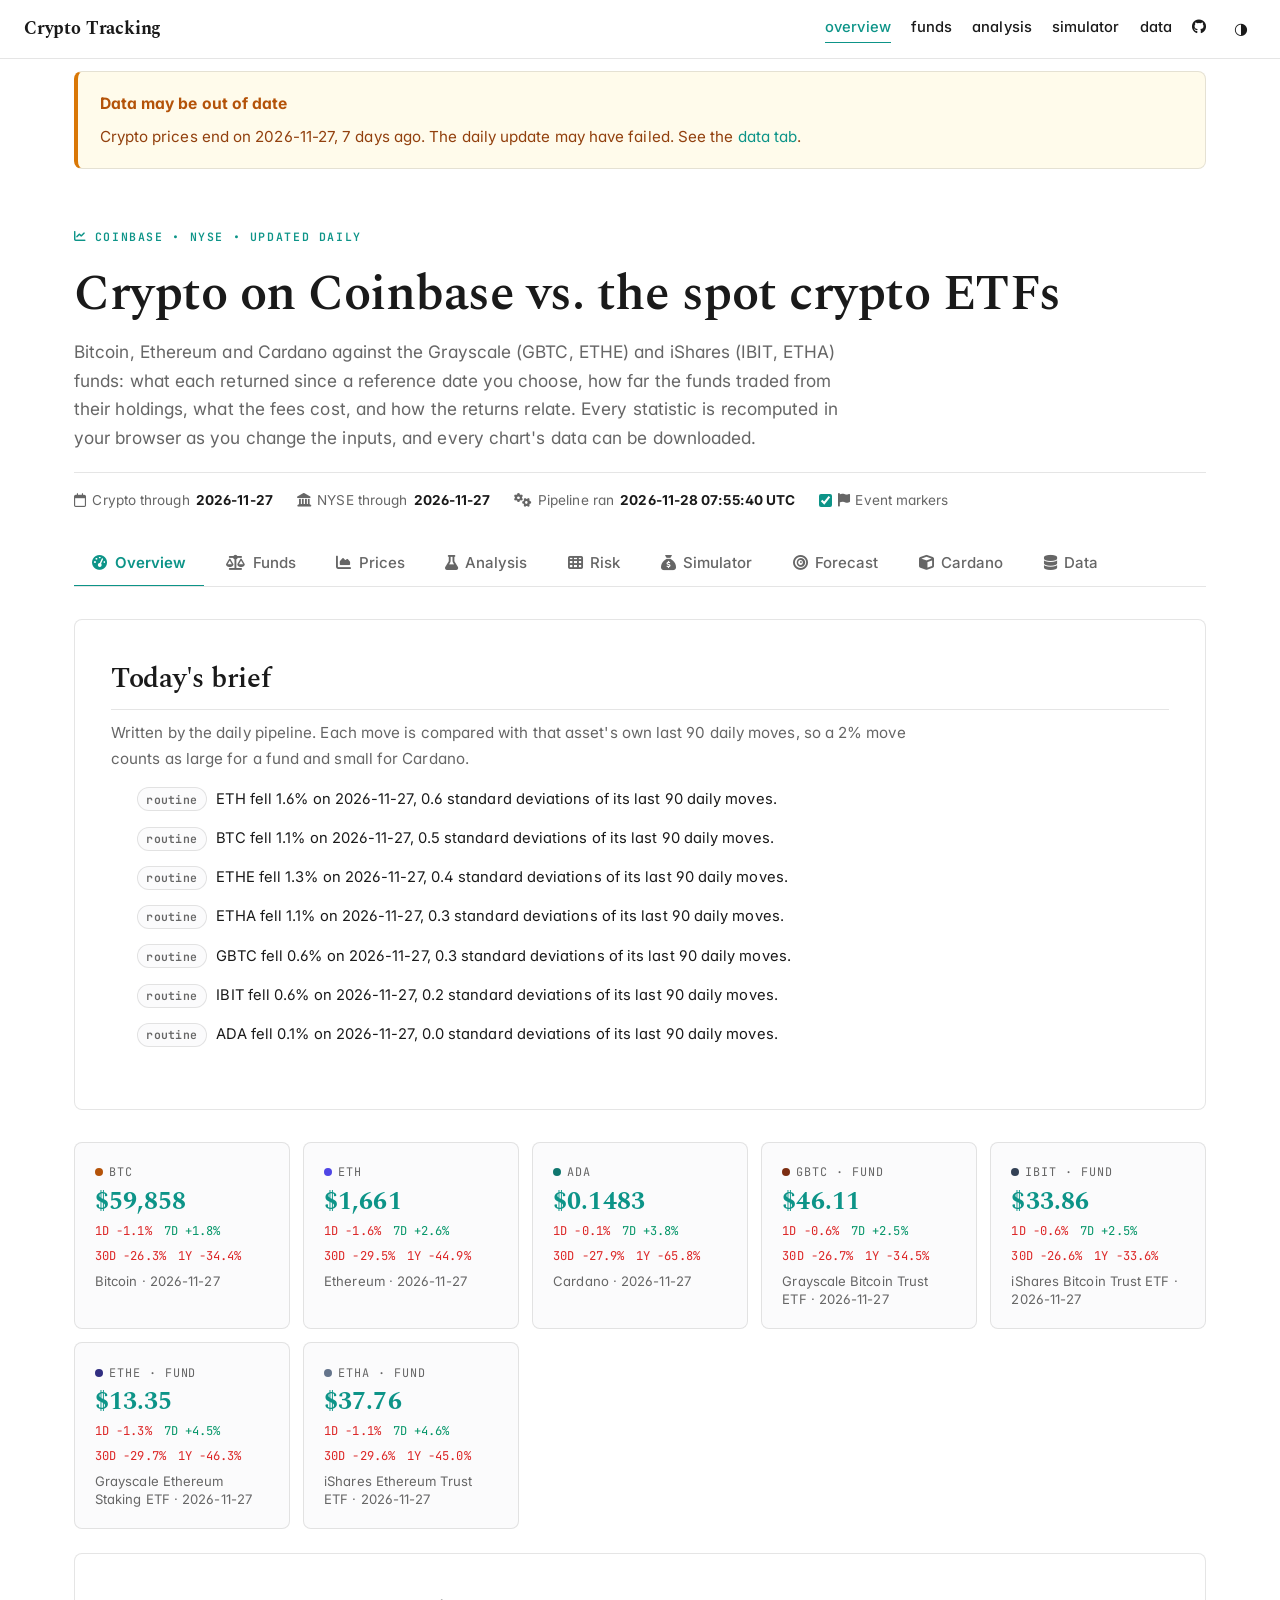
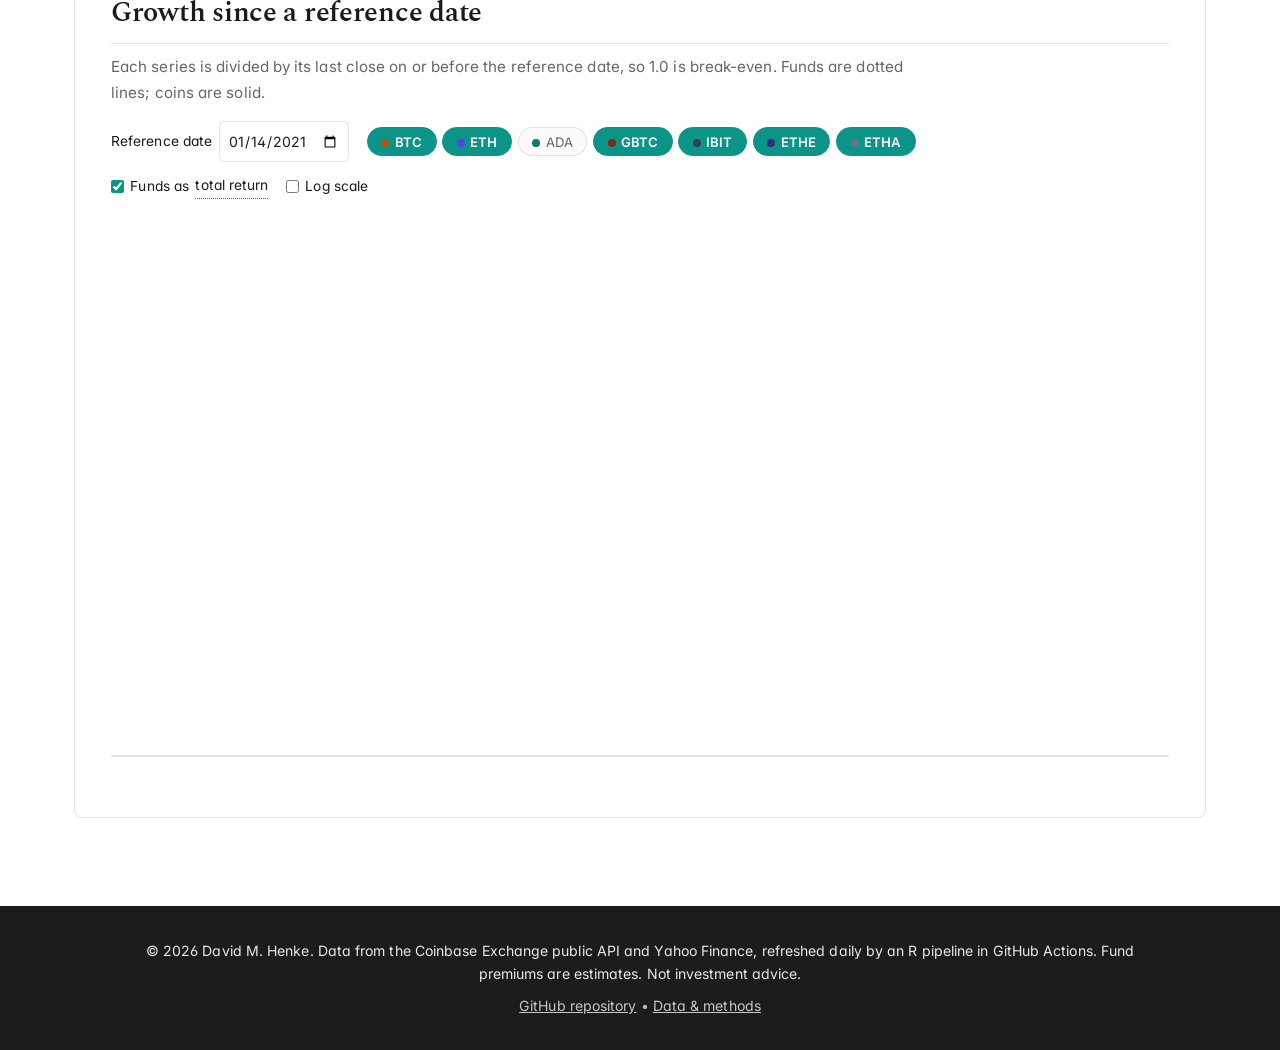
<file: docs/index.html>
<!DOCTYPE html>
<html lang="en">
  <head>
    <meta charset="utf-8" />
    <meta name="viewport" content="width=device-width, initial-scale=1" />
    <title>Crypto Tracking: Bitcoin, Ethereum and Cardano vs. the spot crypto ETFs</title>
    <meta name="description" content="Daily-updated, interactive analysis of BTC, ETH and ADA on Coinbase against the Grayscale and iShares spot ETFs: premiums, fee drag, return statistics, a what-if simulator, honest forecasts and a Cardano epoch tracker." />
    <link rel="icon" href="data:image/svg+xml,%3Csvg xmlns=%22http://www.w3.org/2000/svg%22 viewBox=%220 0 16 16%22%3E%3Ccircle cx=%228%22 cy=%228%22 r=%227%22 fill=%22%230d9488%22/%3E%3C/svg%3E" />
    <link rel="preconnect" href="https://fonts.googleapis.com" />
    <link rel="preconnect" href="https://fonts.gstatic.com" crossorigin />
    <link rel="stylesheet" href="https://fonts.googleapis.com/css?family=Inter:300,400,500,600,700|Spectral:400,500,600,700|JetBrains+Mono:400,500&display=swap" />
    <link rel="stylesheet" href="https://cdnjs.cloudflare.com/ajax/libs/font-awesome/6.5.1/css/all.min.css" crossorigin="anonymous" />
    <script>
      (function () {
        var setting = "system";
        try { setting = localStorage.getItem("theme-setting") || "system"; } catch (e) {}
        var resolved = setting === "system" ? (window.matchMedia("(prefers-color-scheme: dark)").matches ? "dark" : "light") : setting;
        document.documentElement.setAttribute("data-theme", resolved);
        document.documentElement.setAttribute("data-theme-setting", setting);
      })();
    </script>
    <link rel="stylesheet" href="assets/css/site.css" />
    <!-- cartesian partial bundle: about a third of the full Plotly download -->
    <script src="https://cdn.plot.ly/plotly-cartesian-2.35.2.min.js" charset="utf-8" defer></script>
  </head>
  <body>
    <a class="skip-link" href="#main">Skip to content</a>
    <nav class="navbar" role="navigation" aria-label="Main navigation">
      <a class="navbar__brand" href="#overview">Crypto Tracking</a>
      <div class="navbar__links">
        <a href="#overview" data-tab="overview">overview</a>
        <a href="#trusts" data-tab="trusts">funds</a>
        <a href="#analysis" data-tab="analysis">analysis</a>
        <a href="#simulator" data-tab="simulator">simulator</a>
        <a href="#data" data-tab="data">data</a>
        <a href="https://github.com/dmhenke/Crypto_Tracking_Fun" aria-label="GitHub repository"><i class="fa-brands fa-github" aria-hidden="true"></i></a>
        <button class="theme-toggle" id="theme-toggle" type="button" aria-label="Toggle light, dark, or system color theme" title="Toggle theme">
          <span id="theme-icon" aria-hidden="true">&#9788;</span>
        </button>
      </div>
    </nav>

    <div class="banner" id="banner" hidden></div>

    <header class="page-header wide">
      <span class="page-header__eyebrow"><i class="fa-solid fa-chart-line" aria-hidden="true"></i> Coinbase &bull; NYSE &bull; updated daily</span>
      <h1>Crypto on Coinbase vs. the spot crypto ETFs</h1>
      <p class="subtitle">
        Bitcoin, Ethereum and Cardano against the Grayscale (GBTC, ETHE) and iShares (IBIT, ETHA) funds:
        what each returned since a reference date you choose, how far the funds traded from their holdings, what the fees cost,
        and how the returns relate. Every statistic is recomputed in your browser as you change the inputs, and every
        chart's data can be downloaded.
      </p>
      <div class="header-meta">
        <span><i class="fa-regular fa-calendar" aria-hidden="true"></i> Crypto through <strong id="meta-crypto">–</strong></span>
        <span><i class="fa-solid fa-landmark" aria-hidden="true"></i> NYSE through <strong id="meta-nyse">–</strong></span>
        <span><i class="fa-solid fa-gears" aria-hidden="true"></i> Pipeline ran <strong id="meta-run">–</strong></span>
        <label class="toggle-inline"><input type="checkbox" id="evToggle" checked /> <i class="fa-solid fa-flag" aria-hidden="true"></i> Event markers</label>
      </div>
    </header>

    <main class="container wide" id="main">
      <div class="tabs" role="tablist" aria-label="Dashboard sections">
        <button class="tab-button" role="tab" data-tab="overview" id="t-overview" aria-controls="tab-overview"><i class="fa-solid fa-gauge-high" aria-hidden="true"></i> Overview</button>
        <button class="tab-button" role="tab" data-tab="trusts" id="t-trusts" aria-controls="tab-trusts"><i class="fa-solid fa-scale-balanced" aria-hidden="true"></i> Funds</button>
        <button class="tab-button" role="tab" data-tab="prices" id="t-prices" aria-controls="tab-prices"><i class="fa-solid fa-chart-area" aria-hidden="true"></i> Prices</button>
        <button class="tab-button" role="tab" data-tab="analysis" id="t-analysis" aria-controls="tab-analysis"><i class="fa-solid fa-flask" aria-hidden="true"></i> Analysis</button>
        <button class="tab-button" role="tab" data-tab="risk" id="t-risk" aria-controls="tab-risk"><i class="fa-solid fa-table-cells" aria-hidden="true"></i> Risk</button>
        <button class="tab-button" role="tab" data-tab="simulator" id="t-simulator" aria-controls="tab-simulator"><i class="fa-solid fa-sack-dollar" aria-hidden="true"></i> Simulator</button>
        <button class="tab-button" role="tab" data-tab="forecast" id="t-forecast" aria-controls="tab-forecast"><i class="fa-solid fa-bullseye" aria-hidden="true"></i> Forecast</button>
        <button class="tab-button" role="tab" data-tab="cardano" id="t-cardano" aria-controls="tab-cardano"><i class="fa-solid fa-cube" aria-hidden="true"></i> Cardano</button>
        <button class="tab-button" role="tab" data-tab="data" id="t-data" aria-controls="tab-data"><i class="fa-solid fa-database" aria-hidden="true"></i> Data</button>
      </div>

      <!-- ================================ OVERVIEW ================================ -->
      <section class="tab-content" id="tab-overview" role="tabpanel" aria-labelledby="t-overview">
        <div class="content">
          <h2>Today's brief</h2>
          <p class="lead">Written by the daily pipeline. Each move is compared with that asset's own last 90 daily moves, so a 2% move counts as large for a fund and small for Cardano.</p>
          <ul class="brief" id="brief"></ul>
        </div>
        <div class="kpi-grid" id="kpis"></div>
        <div class="content">
          <h2>Growth since a reference date</h2>
          <p class="lead">Each series is divided by its last close on or before the reference date, so 1.0 is break-even. Funds are dotted lines; coins are solid.</p>
          <div class="toolbar">
            <label>Reference date <input type="date" id="refDate" /></label>
            <div class="chip-row" id="foldAssets"></div>
          </div>
          <div class="toolbar">
            <label><input type="checkbox" id="totalRet" checked /> Funds as <span class="tip" tabindex="0" data-tip="Price plus any cash distributions reinvested. ETHE pays out staking rewards monthly; the other funds pay nothing, so for them it equals the price.">total return</span></label>
            <label><input type="checkbox" id="foldLog" /> Log scale</label>
          </div>
          <div id="foldChart" class="chart chart--lg"></div><p class="sr-only" id="foldChart-sr"></p>
          <div class="table-wrap"><table class="data-table" id="foldTbl"></table></div>
        </div>
      </section>

      <!-- ================================ FUNDS ================================ -->
      <section class="tab-content" id="tab-trusts" role="tabpanel" aria-labelledby="t-trusts">
        <div class="content">
          <h2>Premium or discount to holdings</h2>
          <p class="lead">How far each Grayscale fund traded from the value of the crypto it held, at the NYSE close. Positive means investors paid more than the holdings were worth.</p>
          <div class="result-cards" id="premCards"></div>
          <div id="premChart" class="chart chart--lg"></div><p class="sr-only" id="premChart-sr"></p>
          <div id="premMethod"></div>
        </div>
        <div class="content">
          <h2>What the fee costs: Grayscale vs. iShares</h2>
          <p class="lead">Both funds hold the same coin, so the gap between them is mostly the fee difference. The drag is measured from the data, starting a month after the later fund launched (once the Grayscale fund's leftover discount had closed), and compared with what the fee schedules imply.</p>
          <div class="filter-bar" id="dragChips"></div>
          <div class="result-cards" id="dragCards"></div>
          <div id="dragChart" class="chart"></div><p class="sr-only" id="dragChart-sr"></p>
          <div id="dragNote"></div>
        </div>
        <div class="content">
          <h2>Coin minus fund</h2>
          <p class="lead">The coin's fold change minus each fund's, from the overview reference date (<span class="mono" id="spreadRef"></span>). Above zero, the coin on Coinbase outperformed the fund.</p>
          <div id="spreadChart" class="chart"></div><p class="sr-only" id="spreadChart-sr"></p>
        </div>
        <div class="content">
          <h2>Ratio explorer</h2>
          <div class="filter-bar" id="ratioChips"></div>
          <div class="toolbar"><label><input type="checkbox" id="ratioLog" /> Log scale</label></div>
          <div id="ratioChart" class="chart"></div><p class="sr-only" id="ratioChart-sr"></p>
          <p class="lead" id="ratioNote" style="margin-top:0.75rem"></p>
        </div>
      </section>

      <!-- ================================ PRICES ================================ -->
      <section class="tab-content" id="tab-prices" role="tabpanel" aria-labelledby="t-prices">
        <div class="content">
          <h2>Price, volume and drawdown</h2>
          <div class="filter-bar" id="priceChips"></div>
          <div class="toolbar"><label><input type="checkbox" id="priceLog" checked /> Log scale</label></div>
          <div id="priceChart" class="chart" style="height:580px"></div><p class="sr-only" id="priceChart-sr"></p>
          <div class="stat-grid" id="priceStats"></div>
        </div>
      </section>

      <!-- ================================ ANALYSIS ================================ -->
      <section class="tab-content" id="tab-analysis" role="tabpanel" aria-labelledby="t-analysis">
        <div class="content">
          <h2>Return relationship explorer</h2>
          <p class="lead">Pick two assets, a window, a return frequency, a confidence level and how the intervals are computed. Log returns are taken on dates both assets have a price.</p>
          <div class="analysis-grid">
            <div class="calc-controls">
              <div class="calc-group">
                <label for="selY">Asset (y) <span class="val" id="lblY"></span></label>
                <div class="row"><select id="selY" class="field"></select><button type="button" class="filter-btn" id="swap" title="Swap y and x" aria-label="Swap y and x"><i class="fa-solid fa-right-left" aria-hidden="true"></i></button></div>
              </div>
              <div class="calc-group"><label for="selX">Benchmark (x)</label><select id="selX" class="field"></select></div>
              <div class="calc-group">
                <label>Window</label>
                <div class="chip-row" id="winChips"></div>
                <div class="row"><input type="date" id="winFrom" aria-label="Window start" /><input type="date" id="winTo" aria-label="Window end" /></div>
              </div>
              <div class="calc-group"><label>Return frequency</label><div class="chip-row" id="freqChips"></div></div>
              <div class="calc-group"><label>Confidence level</label><div class="chip-row" id="lvlChips"></div></div>
              <div class="calc-group">
                <label>Intervals</label><div class="chip-row" id="ciChips"></div>
                <span class="hint" id="ciHint"></span>
              </div>
              <div class="calc-group">
                <label for="roll">Rolling window <span class="val" id="rollVal"></span></label>
                <input type="range" id="roll" min="10" max="250" step="5" value="60" />
              </div>
              <div class="calc-group">
                <label class="toggle-inline" style="font-weight:500;justify-content:flex-start"><input type="checkbox" id="anNY" checked /> Coins at 16:00 ET when paired with a fund</label>
                <label class="toggle-inline" style="font-weight:500;justify-content:flex-start"><input type="checkbox" id="anTR" checked /> Funds as total return</label>
              </div>
            </div>
            <div>
              <div class="result-cards" id="anCards"></div>
              <div id="anCallout"></div>
            </div>
          </div>
        </div>
        <div class="two-col">
          <div class="content">
            <h2>Returns: y against x</h2>
            <p class="lead">Each point is one period. The line is the least-squares fit; the band is the confidence interval for the mean response.</p>
            <div id="scatter" class="chart chart--sm"></div><p class="sr-only" id="scatter-sr"></p>
          </div>
          <div class="content">
            <h2>Distribution of y returns</h2>
            <p class="lead">Histogram with a fitted normal density. Heavy tails are why the bootstrap and Newey-West options exist.</p>
            <div id="hist" class="chart chart--sm"></div><p class="sr-only" id="hist-sr"></p>
          </div>
        </div>
        <div class="content">
          <h2>Rolling correlation and beta</h2>
          <div id="rollChart" class="chart"></div><p class="sr-only" id="rollChart-sr"></p>
        </div>
        <div class="content">
          <h2>Timing: does one market lead the other?</h2>
          <p class="lead">Correlation of x's daily return with y's return k days later. Bars above zero at positive k mean x's moves show up in y a day or more later. Comparing the two price-timing choices shows how much of the lag is just the 16:00 ET vs. 00:00 UTC closing times.</p>
          <div id="leadChart" class="chart chart--sm"></div><p class="sr-only" id="leadChart-sr"></p>
          <div id="leadNote"></div>
        </div>
        <div class="content">
          <h2>Day-of-week effects in y</h2>
          <p class="lead">Average daily log return by weekday, with confidence intervals and a one-way ANOVA test. Fund returns on Monday include the whole weekend's crypto move.</p>
          <div class="toolbar"><label><input type="checkbox" id="wdBonf" checked /> <span class="tip" tabindex="0" data-tip="With several weekdays, one will look 'significant' by chance more often than the nominal rate. Bonferroni widens each interval to keep the family-wise error at the chosen level.">Bonferroni-adjusted intervals</span></label></div>
          <div class="two-col">
            <div><div id="wdChart" class="chart chart--sm"></div><p class="sr-only" id="wdChart-sr"></p></div>
            <div><div class="table-wrap"><table class="data-table" id="wdTbl"></table></div><div id="wdNote"></div></div>
          </div>
        </div>
        <div class="content">
          <h2>Drawdown in the window</h2>
          <div id="ddChart" class="chart chart--sm"></div><p class="sr-only" id="ddChart-sr"></p>
        </div>
        <div class="content">
          <h2>Method</h2>
          <ul>
            <li><strong>Returns:</strong> log returns on dates both series have a price. Weekly and monthly returns use the last matched price in each week (Monday start) or calendar month.</li>
            <li><strong>Normal theory:</strong> OLS t intervals for beta and alpha, a Fisher-z interval for correlation, χ² intervals for volatility, and t intervals for the mean, as in R's <code>lm</code>, <code>cor.test</code> and <code>t.test</code>.</li>
            <li><strong>Newey-West:</strong> heteroskedasticity- and autocorrelation-consistent standard errors (Bartlett kernel, lag ⌊4(n/100)<sup>2/9</sup>⌋) for beta, alpha and the mean. Correlation and volatility fall back to normal theory.</li>
            <li><strong>Block bootstrap:</strong> 1,000 moving-block resamples (block length ≈ n<sup>1/3</sup>, fixed seed) with percentile intervals for every statistic. It makes no normality assumption and keeps short-run dependence.</li>
            <li><strong>Validation:</strong> <code>tests/validate_stats.R</code> checks this code against R (<code>lm</code>, <code>confint</code>, <code>cor.test</code>, <code>t.test</code>, <code>anova</code>, <code>sandwich::NeweyWest</code>, <code>pt</code>, <code>pf</code>, <code>qchisq</code>, <code>prop.test</code>) on every push.</li>
          </ul>
        </div>
      </section>

      <!-- ================================ RISK ================================ -->
      <section class="tab-content" id="tab-risk" role="tabpanel" aria-labelledby="t-risk">
        <div class="content">
          <h2>Correlation matrix</h2>
          <p class="lead">Pairwise Pearson correlation of log returns over the chosen window, each pair on its own matched dates. Hover a cell for the 95% interval and the number of observations.</p>
          <div class="toolbar"><div class="chip-row" id="hmWin"></div><div class="chip-row" id="hmFreq"></div></div>
          <div class="toolbar"><div class="chip-row" id="hmAssets"></div></div>
          <div id="heat" class="chart chart--heat"></div><p class="sr-only" id="heat-sr"></p>
        </div>
        <div class="content">
          <h2>Rolling volatility</h2>
          <p class="lead">Annualized standard deviation of daily log returns over a trailing window (√365 for coins, √252 for funds).</p>
          <div class="toolbar"><div class="chip-row" id="rvAssets"></div><div class="chip-row" id="rvWin"></div></div>
          <div id="rvChart" class="chart"></div><p class="sr-only" id="rvChart-sr"></p>
          <div class="table-wrap"><table class="data-table" id="rvTbl"></table></div>
        </div>
      </section>

      <!-- ================================ SIMULATOR ================================ -->
      <section class="tab-content" id="tab-simulator" role="tabpanel" aria-labelledby="t-simulator">
        <div class="content">
          <h2>What if I had invested?</h2>
          <p class="lead">A hypothetical, using daily closing prices: no taxes, no slippage, fractional units allowed. It shows how the choice of vehicle (coin vs. fund, high-fee vs. low-fee) changes the outcome. It is not a recommendation.</p>
          <div class="analysis-grid">
            <div class="calc-controls">
              <div class="calc-group"><label>Assets</label><div class="chip-row" id="simAssets"></div></div>
              <div class="calc-group"><label>Plan</label><div class="chip-row" id="simMode"></div></div>
              <div class="calc-group"><label for="simAmt">Amount per purchase ($)</label><input type="number" class="num-input" id="simAmt" min="1" step="1" value="100" /></div>
              <div class="calc-group"><label>Period</label><div class="row"><input type="date" id="simFrom" aria-label="Start date" /><input type="date" id="simTo" aria-label="End date" /></div></div>
              <div class="calc-group"><label for="simFee">Trading cost per purchase <span class="val" id="simFeeVal"></span></label><input type="range" id="simFee" min="0" max="2" step="0.05" value="0" /></div>
              <div class="calc-group"><label class="toggle-inline" style="font-weight:500;justify-content:flex-start"><input type="checkbox" id="simTR" checked /> Reinvest fund distributions</label></div>
            </div>
            <div>
              <div class="table-wrap" style="margin-top:0"><table class="data-table" id="simTbl"></table></div>
              <div id="simNote"></div>
            </div>
          </div>
          <div id="simChart" class="chart chart--lg"></div><p class="sr-only" id="simChart-sr"></p>
        </div>
      </section>

      <!-- ================================ FORECAST ================================ -->
      <section class="tab-content" id="tab-forecast" role="tabpanel" aria-labelledby="t-forecast">
        <div class="content">
          <h2>Forecast ranges, scored honestly</h2>
          <p class="lead">These models don't predict direction. They give a range the price is likely to land in, and every past forecast is scored against what actually happened. Trust a range only as far as its measured coverage.</p>
          <div class="toolbar"><div class="chip-row" id="fcAsset"></div></div>
          <div class="toolbar"><div class="chip-row" id="fcH"></div><div class="chip-row" id="fcM"></div></div>
          <div class="result-cards" id="fcCards"></div>
          <div id="fcChart" class="chart chart--lg"></div><p class="sr-only" id="fcChart-sr"></p>
        </div>
        <div class="content">
          <h2>Backtest scoreboard</h2>
          <p class="lead">Rolling-origin backtest over the whole history: at each non-overlapping origin, each model forecasts using only data available then. Coverage is the share of actual prices that landed inside the stated range; a well-calibrated 80% range covers about 80%. Coverage intervals are Wilson 95% intervals.</p>
          <div class="table-wrap"><table class="data-table" id="fcTbl"></table></div>
          <div id="fcCal" class="chart chart--sm"></div><p class="sr-only" id="fcCal-sr"></p>
          <div class="callout callout-warning">
            <strong class="callout-title">Why the earlier ETH forecast was removed</strong>
            This project previously published a Prophet-based weekly ETH forecast (26 forecasts, 2025-12-26 to 2026-06-19).
            Only 2 of its 26 predicted ranges contained the actual price a week later (8%). Its average error was $1,135, against $136 for simply assuming
            no change. Nineteen of the 26 ranges sat entirely above the current price, and one predicted a negative price. Those files are kept in
            <code>archive/</code> for the record. This tab replaces them with simple models whose accuracy is measured and published.
          </div>
        </div>
      </section>

      <!-- ================================ CARDANO ================================ -->
      <section class="tab-content" id="tab-cardano" role="tabpanel" aria-labelledby="t-cardano">
        <div class="two-col">
          <div class="content">
            <h2>Current epoch</h2>
            <p class="lead">Epochs last 5 days and roll over at 21:44:51 UTC. Epoch 532 began 2025-01-04 21:44:51 UTC.</p>
            <div class="epoch-num" id="epochNum" aria-live="polite">–</div>
            <div class="progress" role="progressbar" aria-label="Epoch progress" id="epochProg"><div id="epochBar" style="width:0%"></div></div>
            <p class="lead" id="epochTxt"></p>
            <div class="table-wrap scroll"><table class="data-table" id="epochTbl"></table></div>
          </div>
          <div class="content">
            <h2>Staking rewards</h2>
            <p class="lead">Drop wallet <code>Rewards-*.csv</code> exports here. Files are read only in your browser and are never uploaded.</p>
            <div class="drop" id="drop" role="button" tabindex="0"><i class="fa-solid fa-file-csv" aria-hidden="true"></i>&nbsp; Drop CSV files or click to choose<input type="file" id="fileIn" accept=".csv" multiple hidden /></div>
            <div class="toolbar" id="rwControls" hidden>
              <label>Value <select id="rwCol"></select></label>
              <label>Epoch from <select id="rwDate"></select></label>
            </div>
            <div class="stat-grid" id="rwStats" hidden></div>
            <div id="rwChart" class="chart chart--xs" hidden></div>
            <div class="table-wrap scroll"><table class="data-table" id="rwTbl"></table></div>
          </div>
        </div>
      </section>

      <!-- ================================ DATA ================================ -->
      <section class="tab-content" id="tab-data" role="tabpanel" aria-labelledby="t-data">
        <div class="content">
          <h2>Data freshness</h2>
          <p class="lead">Status of each source on the last pipeline run, and how current each series is. A banner appears at the top of the page if the data are more than two days old.</p>
          <div class="table-wrap"><table class="data-table" id="freshTbl"></table></div>
        </div>
        <div class="content">
          <h2>Downloads</h2>
          <p class="lead">The full daily series behind the page. Every chart also has a <i class="fa-solid fa-floppy-disk" aria-hidden="true"></i> button in its toolbar that downloads exactly what it shows.</p>
          <div class="filter-bar" id="dlChips"></div>
        </div>
        <div class="content">
          <h2>Funds and fees</h2>
          <div class="table-wrap"><table class="data-table" id="feeTbl"></table></div>
        </div>
        <div class="content">
          <h2>Corrections applied to source data</h2>
          <div id="fixes"></div>
        </div>
        <div class="content">
          <h2>Glossary</h2>
          <dl class="glossary" id="glossary"></dl>
        </div>
      </section>
    </main>

    <footer class="site-footer" role="contentinfo">
      <div class="container" style="padding-bottom: 0;">
        <p>&copy; 2026 David M. Henke. Data from the Coinbase Exchange public API and Yahoo Finance, refreshed daily by an R pipeline in GitHub Actions. Fund premiums are estimates. Not investment advice.</p>
        <p><a href="https://github.com/dmhenke/Crypto_Tracking_Fun">GitHub repository</a> &bull; <a href="#data">Data &amp; methods</a></p>
      </div>
    </footer>

    <script src="assets/js/stats.js" defer></script>
    <script src="assets/js/core.js" defer></script>
    <script src="assets/js/tab-overview.js" defer></script>
    <script src="assets/js/tab-funds.js" defer></script>
    <script src="assets/js/tab-prices.js" defer></script>
    <script src="assets/js/tab-analysis.js" defer></script>
    <script src="assets/js/tab-risk.js" defer></script>
    <script src="assets/js/tab-simulator.js" defer></script>
    <script src="assets/js/tab-forecast.js" defer></script>
    <script src="assets/js/tab-cardano.js" defer></script>
    <script src="assets/js/tab-data.js" defer></script>
    <script src="assets/js/main.js" defer></script>
  </body>
</html>
</file>
<file: docs/assets/css/site.css>
/* Theme ported from dmhenke/SolarPergola (assets/css/site.css): al-folio clinical-teal palette. */
:root {
  color-scheme: light;
  --global-bg-color: #ffffff;
  --global-code-bg-color: rgba(13, 148, 136, 0.06);
  --global-text-color: #1a1a1a;
  --global-text-color-light: #666666;
  --global-theme-color: #0d9488;
  --global-hover-color: #0f766e;
  --global-hover-text-color: #ffffff;
  --global-footer-bg-color: #1c1c1d;
  --global-footer-text-color: #e8e8e8;
  --global-footer-link-color: #ffffff;
  --global-divider-color: rgba(0, 0, 0, 0.1);
  --global-card-bg-color: #ffffff;
  --global-highlight-color: #b71c1c;
  --global-surface-color: #fbfbfc;
  --global-border-color: #e2e8f0;

  --global-success-block: #059669;
  --global-success-block-bg: #ecfdf5;
  --global-success-block-text: #065f46;
  --global-success-block-title: #047857;

  --global-warning-block: #d97706;
  --global-warning-block-bg: #fffbeb;
  --global-warning-block-text: #92400e;
  --global-warning-block-title: #b45309;

  --global-danger-block: #dc2626;
  --global-danger-block-bg: #fef2f2;
  --global-danger-block-text: #991b1b;
  --global-danger-block-title: #b91c1c;
}

html[data-theme="dark"] {
  color-scheme: dark;
  --global-bg-color: #1c1c1d;
  --global-code-bg-color: #262c30;
  --global-text-color: #e8e8e8;
  --global-text-color-light: #9ca3af;
  --global-theme-color: #2dd4bf;
  --global-hover-color: #2dd4bf;
  --global-hover-text-color: #1c1c1d;
  --global-footer-bg-color: #111827;
  --global-footer-text-color: #e8e8e8;
  --global-footer-link-color: #ffffff;
  --global-divider-color: #374151;
  --global-card-bg-color: #212529;
  --global-highlight-color: #ff6b6b;
  --global-surface-color: #161617;
  --global-border-color: #374151;

  --global-success-block: #10b981;
  --global-success-block-bg: #064e3b;
  --global-success-block-text: #a7f3d0;
  --global-success-block-title: #6ee7b7;

  --global-warning-block: #f59e0b;
  --global-warning-block-bg: #78350f;
  --global-warning-block-text: #fde68a;
  --global-warning-block-title: #fcd34d;

  --global-danger-block: #ef4444;
  --global-danger-block-bg: #7f1d1d;
  --global-danger-block-text: #fecaca;
  --global-danger-block-title: #fca5a5;
}

/* ----- Base Reset --------------------------------------------- */
* {
  margin: 0;
  padding: 0;
  box-sizing: border-box;
}

body {
  font-family: "Inter", -apple-system, BlinkMacSystemFont, "Segoe UI", Roboto, sans-serif;
  font-feature-settings: "kern", "liga", "cv02", "cv03", "cv04", "cv11";
  letter-spacing: 0.005em;
  line-height: 1.7;
  color: var(--global-text-color);
  background-color: var(--global-bg-color);
  -webkit-font-smoothing: antialiased;
}

h1, h2, h3, h4, h5, h6 {
  font-family: "Spectral", Georgia, "Times New Roman", serif;
  font-weight: 600;
  letter-spacing: -0.01em;
  color: var(--global-text-color);
}

code, pre, kbd, tt {
  font-family: "JetBrains Mono", "SFMono-Regular", Menlo, Consolas, monospace;
  font-size: 0.86em;
  background-color: var(--global-code-bg-color);
  padding: 0.15rem 0.4rem;
  border-radius: 4px;
  color: var(--global-theme-color);
}

pre code {
  display: block;
  padding: 1rem 1.25rem;
  overflow-x: auto;
  line-height: 1.5;
  border-radius: 6px;
  border: 1px solid var(--global-divider-color);
}

a {
  color: var(--global-theme-color);
  text-decoration: none;
}

/* ----- Navbar -------------------------------------------------- */
.navbar {
  position: sticky;
  top: 0;
  z-index: 100;
  display: flex;
  align-items: center;
  gap: 1.5rem;
  flex-wrap: wrap;
  padding: 0.85rem 1.5rem;
  background-color: color-mix(in srgb, var(--global-bg-color) 88%, transparent);
  backdrop-filter: saturate(180%) blur(12px);
  -webkit-backdrop-filter: saturate(180%) blur(12px);
  border-bottom: 1px solid var(--global-divider-color);
}

.navbar__brand {
  font-family: "Spectral", Georgia, serif;
  font-size: 1.15rem;
  font-weight: 700;   /* as SolarPergola's landing page */
  letter-spacing: -0.01em;
  color: var(--global-text-color);
}

.navbar__brand:hover {
  color: var(--global-theme-color);
}

.navbar__links {
  display: flex;
  gap: 1.25rem;
  margin-left: auto;
  align-items: center;
  flex-wrap: wrap;
}

.navbar__links a {
  font-size: 0.92rem;
  font-weight: 500;
  color: var(--global-text-color);
  padding-bottom: 2px;
  border-bottom: 1px solid transparent;
  transition: color 0.18s ease, border-color 0.18s ease;
}

.navbar__links a:hover,
.navbar__links a.is-current {
  color: var(--global-theme-color);
  border-bottom-color: var(--global-theme-color);
}

.theme-toggle {
  background: none;
  border: none;
  cursor: pointer;
  font-size: 1rem;
  line-height: 1;
  padding: 0.35rem 0.5rem;
  color: var(--global-text-color);
  border-radius: 4px;
  transition: color 0.18s ease, background-color 0.18s ease;
}

.theme-toggle:hover {
  color: var(--global-theme-color);
  background-color: var(--global-code-bg-color);
}

/* ----- Page header --------------------------------------------- */
.page-header {
  max-width: 1040px;
  margin: 0 auto;
  padding: 3.25rem 1.5rem 1.75rem;
}

.page-header__eyebrow {
  display: inline-flex;
  align-items: center;
  gap: 0.45rem;
  font-family: "JetBrains Mono", monospace;
  font-size: 0.72rem;
  letter-spacing: 0.14em;
  text-transform: uppercase;
  color: var(--global-theme-color);
  margin-bottom: 0.65rem;
  font-weight: 600;
}

.page-header h1 {
  font-size: clamp(2rem, 4.6vw, 3.1rem);   /* SolarPergola landing hero */
  line-height: 1.12;
  margin: 0.6rem 0 1rem;
}

.page-header p.subtitle {
  font-size: 1.08rem;
  color: var(--global-text-color-light);
  max-width: 72ch;
  line-height: 1.65;
}

.header-meta {
  display: flex;
  flex-wrap: wrap;
  gap: 1.5rem;
  margin-top: 1.25rem;
  padding-top: 1rem;
  border-top: 1px solid var(--global-divider-color);
  font-size: 0.85rem;
  color: var(--global-text-color-light);
}

.header-meta span {
  display: inline-flex;
  align-items: center;
  gap: 0.4rem;
}

.header-meta strong {
  color: var(--global-text-color);
}

/* ----- Main Layout Container ----------------------------------- */
.container {
  max-width: 1040px;
  margin: 0 auto;
  padding: 0 1.5rem 3.5rem;
}

/* ----- Tabs Navigation ----------------------------------------- */
.tabs {
  display: flex;
  gap: 0.25rem;
  border-bottom: 1px solid var(--global-divider-color);
  margin-bottom: 2rem;
  flex-wrap: wrap;
}

.tab-button {
  background: transparent;
  border: none;
  padding: 0.8rem 1.15rem;
  cursor: pointer;
  font-family: inherit;
  font-size: 0.94rem;
  font-weight: 500;
  color: var(--global-text-color-light);
  border-bottom: 2px solid transparent;
  margin-bottom: -1px;
  transition: color 0.18s ease, border-color 0.18s ease;
  display: inline-flex;
  align-items: center;
  gap: 0.45rem;
}

.tab-button:hover {
  color: var(--global-theme-color);
}

.tab-button.active {
  color: var(--global-theme-color);
  border-bottom-color: var(--global-theme-color);
  font-weight: 600;
}

.tab-content {
  display: none;
}

.tab-content.active {
  display: block;
  animation: fadeIn 0.25s ease;
}

@keyframes fadeIn {
  from {
    opacity: 0;
    transform: translateY(4px);
  }
  to {
    opacity: 1;
    transform: none;
  }
}

/* ----- Content Cards ------------------------------------------- */
.content {
  background-color: var(--global-card-bg-color);
  border: 1px solid var(--global-divider-color);
  border-radius: 8px;
  padding: 2.25rem;
  margin-bottom: 2rem;
}

.content h2 {
  font-size: 1.72rem;
  margin-top: 2.2rem;
  margin-bottom: 1rem;
  padding-bottom: 0.4rem;
  border-bottom: 1px solid var(--global-divider-color);
}

.content h2:first-child {
  margin-top: 0;
}

.content h3 {
  font-size: 1.25rem;
  margin-top: 1.85rem;
  margin-bottom: 0.75rem;
  color: var(--global-theme-color);
}

.content p {
  margin-bottom: 1rem;
}

.content ul, .content ol {
  margin-left: 1.6rem;
  margin-bottom: 1.2rem;
}

.content li {
  margin-bottom: 0.45rem;
}

.content a {
  background-image: linear-gradient(var(--global-theme-color), var(--global-theme-color));
  background-position: 0 100%;
  background-repeat: no-repeat;
  background-size: 100% 1px;
  transition: background-size 0.2s ease;
}

.content a:hover {
  background-size: 100% 2px;
}

/* ----- Metric Stat Grid ---------------------------------------- */
.stat-grid {
  display: grid;
  grid-template-columns: repeat(auto-fit, minmax(210px, 1fr));
  gap: 1rem;
  margin: 1.5rem 0 2rem;
}

.stat-card {
  background-color: var(--global-surface-color);
  border: 1px solid var(--global-divider-color);
  border-radius: 8px;
  padding: 1.2rem 1.25rem;
  display: flex;
  flex-direction: column;
  gap: 0.35rem;
}

.stat-card__label {
  font-family: "JetBrains Mono", monospace;
  font-size: 0.74rem;
  text-transform: uppercase;
  letter-spacing: 0.08em;
  color: var(--global-text-color-light);
}

.stat-card__val {
  font-family: "Spectral", Georgia, serif;
  font-size: 1.85rem;
  font-weight: 700;
  line-height: 1.1;
  color: var(--global-theme-color);
}

.stat-card__desc {
  font-size: 0.82rem;
  color: var(--global-text-color-light);
  line-height: 1.4;
}

/* ----- Callout Boxes ------------------------------------------- */
.callout {
  margin: 1.75rem 0;
  padding: 1.15rem 1.35rem;
  border-radius: 8px;
  border: 1px solid var(--global-divider-color);
  font-size: 0.95rem;
}

.callout strong.callout-title {
  display: block;
  margin-bottom: 0.4rem;
  font-size: 0.98rem;
}

.callout-success {
  border-left: 4px solid var(--global-success-block);
  background-color: var(--global-success-block-bg);
  color: var(--global-success-block-text);
}
.callout-success strong.callout-title {
  color: var(--global-success-block-title);
}

.callout-warning {
  border-left: 4px solid var(--global-warning-block);
  background-color: var(--global-warning-block-bg);
  color: var(--global-warning-block-text);
}
.callout-warning strong.callout-title {
  color: var(--global-warning-block-title);
}

.callout-danger {
  border-left: 4px solid var(--global-danger-block);
  background-color: var(--global-danger-block-bg);
  color: var(--global-danger-block-text);
}
.callout-danger strong.callout-title {
  color: var(--global-danger-block-title);
}

.callout-info {
  border-left: 4px solid var(--global-theme-color);
  background-color: color-mix(in srgb, var(--global-theme-color) 8%, var(--global-surface-color));
  color: var(--global-text-color);
}
.callout-info strong.callout-title {
  color: var(--global-theme-color);
}

/* ----- Tables -------------------------------------------------- */
.table-wrap {
  width: 100%;
  overflow-x: auto;
  margin: 1.5rem 0;
  border: 1px solid var(--global-divider-color);
  border-radius: 8px;
}

table.data-table {
  width: 100%;
  border-collapse: collapse;
  font-size: 0.88rem;
  text-align: left;
}

table.data-table th {
  font-family: "JetBrains Mono", monospace;
  font-size: 0.72rem;
  letter-spacing: 0.08em;
  text-transform: uppercase;
  font-weight: 600;
  color: var(--global-text-color-light);
  padding: 0.75rem 0.85rem;
  background-color: var(--global-surface-color);
  border-bottom: 2px solid var(--global-divider-color);
  white-space: nowrap;
}

table.data-table td {
  padding: 0.7rem 0.85rem;
  border-bottom: 1px solid var(--global-divider-color);
  vertical-align: middle;
}

table.data-table tbody tr:hover {
  background-color: color-mix(in srgb, var(--global-theme-color) 6%, transparent);
}

table.data-table tbody tr:last-child td {
  border-bottom: none;
}

.mono {
  font-family: "JetBrains Mono", monospace;
  font-size: 0.84rem;
}

/* ----- Badges -------------------------------------------------- */
.badge {
  display: inline-flex;
  align-items: center;
  gap: 0.3rem;
  padding: 0.15rem 0.55rem;
  border-radius: 999px;
  font-family: "JetBrains Mono", monospace;
  font-size: 0.72rem;
  font-weight: 600;
  letter-spacing: 0.02em;
  white-space: nowrap;
  border: 1px solid transparent;
}

.badge-success {
  color: var(--global-success-block-title);
  background-color: var(--global-success-block-bg);
  border-color: color-mix(in srgb, var(--global-success-block) 35%, transparent);
}

.badge-danger {
  color: var(--global-danger-block-title);
  background-color: var(--global-danger-block-bg);
  border-color: color-mix(in srgb, var(--global-danger-block) 35%, transparent);
}

.badge-warning {
  color: var(--global-warning-block-text);
  background-color: var(--global-warning-block-bg);
  border-color: color-mix(in srgb, var(--global-warning-block) 35%, transparent);
}

.badge-neutral {
  color: var(--global-text-color-light);
  background-color: var(--global-surface-color);
  border-color: var(--global-divider-color);
}

/* ----- Filters Bar --------------------------------------------- */
.filter-bar {
  display: flex;
  flex-wrap: wrap;
  gap: 0.5rem;
  align-items: center;
  margin-bottom: 1rem;
}

.filter-btn {
  background-color: var(--global-surface-color);
  border: 1px solid var(--global-divider-color);
  border-radius: 999px;
  padding: 0.35rem 0.85rem;
  font-family: inherit;
  font-size: 0.82rem;
  color: var(--global-text-color-light);
  cursor: pointer;
  transition: all 0.18s ease;
}

.filter-btn:hover {
  border-color: var(--global-theme-color);
  color: var(--global-theme-color);
}

.filter-btn.active {
  background-color: var(--global-theme-color);
  border-color: var(--global-theme-color);
  color: var(--global-hover-text-color);
  font-weight: 600;
}

/* ----- Interactive Diagrams ------------------------------------ */
.calc-controls {
  display: flex;
  flex-direction: column;
  gap: 1.25rem;
  background-color: var(--global-surface-color);
  padding: 1.5rem;
  border-radius: 8px;
  border: 1px solid var(--global-divider-color);
}

.calc-group {
  display: flex;
  flex-direction: column;
  gap: 0.35rem;
}

.calc-group label {
  font-size: 0.85rem;
  font-weight: 600;
  color: var(--global-text-color);
  display: flex;
  justify-content: space-between;
}

.calc-group label span.val {
  font-family: "JetBrains Mono", monospace;
  color: var(--global-theme-color);
}

.calc-group select,
.calc-group input[type="range"] {
  padding: 0.5rem;
  border: 1px solid var(--global-divider-color);
  border-radius: 6px;
  background-color: var(--global-bg-color);
  color: var(--global-text-color);
  font-family: inherit;
  font-size: 0.92rem;
}

.calc-group input[type="range"] {
  padding: 0;
  accent-color: var(--global-theme-color);
}

.calc-results {
  display: flex;
  flex-direction: column;
  gap: 1rem;
  background-color: var(--global-surface-color);
  padding: 1.5rem;
  border-radius: 8px;
  border: 1px solid var(--global-divider-color);
}

.calc-res-header {
  display: flex;
  justify-content: space-between;
  align-items: center;
  padding-bottom: 0.75rem;
  border-bottom: 1px solid var(--global-divider-color);
}

.calc-res-header h4 {
  font-size: 1.15rem;
  margin: 0;
}

.calc-item {
  display: flex;
  justify-content: space-between;
  align-items: center;
  padding: 0.45rem 0;
  border-bottom: 1px solid var(--global-divider-color);
  font-size: 0.9rem;
}

.calc-item:last-child {
  border-bottom: none;
}

.calc-item .lbl {
  color: var(--global-text-color-light);
}

.calc-item .val {
  font-family: "JetBrains Mono", monospace;
  font-weight: 600;
  color: var(--global-text-color);
}

/* ----- Sizer: zoning + price ----------------------------------- */
footer.site-footer {
  background-color: var(--global-footer-bg-color);
  color: var(--global-footer-text-color);
  font-size: 0.88rem;
  padding: 2rem 1.5rem;
  text-align: center;
  border-top: 1px solid var(--global-divider-color);
}

footer.site-footer a {
  color: var(--global-footer-link-color);
  text-decoration: underline;
}

footer.site-footer p + p {
  margin-top: 0.5rem;
  opacity: 0.75;
}

@media (max-width: 600px) {
  .page-header h1 {
    font-size: 1.85rem;
  }
  .content {
    padding: 1.35rem;
  }
  .stat-grid {
    grid-template-columns: 1fr;
  }
}


/* =================================================================
 * Crypto Tracking additions (same tokens and idiom as above)
 * ================================================================= */
:root { --global-up: #059669; --global-down: #dc2626; }
html[data-theme="dark"] { --global-up: #34d399; --global-down: #f87171; }
.wide { max-width: 1180px; }
.content > h2 + .lead { margin-top: -0.4rem; }
.lead { color: var(--global-text-color-light); font-size: 0.95rem; margin-bottom: 1rem; max-width: 80ch; }
.chart { width: 100%; height: 440px; }
.chart--sm { height: 320px; }
.chart--xs { height: 260px; }
.toolbar { display: flex; flex-wrap: wrap; gap: 0.6rem 1.1rem; align-items: center; margin: 0.5rem 0 0.75rem; font-size: 0.86rem; }
.toolbar label { display: inline-flex; align-items: center; gap: 0.4rem; cursor: pointer; }
.toolbar input[type="checkbox"] { accent-color: var(--global-theme-color); }
.field, .toolbar select, .toolbar input[type="date"], .calc-group input[type="date"] {
  font: inherit; font-size: 0.88rem; padding: 0.4rem 0.55rem; border: 1px solid var(--global-divider-color);
  border-radius: 6px; background: var(--global-bg-color); color: var(--global-text-color);
}
.filter-btn .dot { display: inline-block; width: 8px; height: 8px; border-radius: 50%; margin-right: 0.35rem; vertical-align: middle; }
.stat-card__val .unit { font-size: 0.6em; color: var(--global-text-color-light); margin-left: 0.15rem; }
.chg-row { display: flex; flex-wrap: wrap; gap: 0.25rem 0.75rem; font-family: "JetBrains Mono", monospace; font-size: 0.76rem; }
.up { color: var(--global-up); } .down { color: var(--global-down); }
.two-col { display: grid; grid-template-columns: minmax(0, 1fr) minmax(0, 1fr); gap: 1.5rem; }
.analysis-grid { display: grid; grid-template-columns: minmax(250px, 300px) minmax(0, 1fr); gap: 1.5rem; align-items: start; }
.calc-results .calc-item .val small { color: var(--global-text-color-light); font-weight: 400; }
.calc-group .row { display: flex; gap: 0.5rem; }
.calc-group .row > * { flex: 1; min-width: 0; }
.calc-group .row > button.filter-btn { flex: 0 0 auto; }
.calc-group .hint { font-size: 0.76rem; color: var(--global-text-color-light); line-height: 1.35; }
.chip-row { display: flex; flex-wrap: wrap; gap: 0.35rem; }
.result-cards { display: grid; grid-template-columns: repeat(auto-fit, minmax(190px, 1fr)); gap: 0.85rem; margin: 0 0 1.25rem; }
.result-cards .stat-card { padding: 0.95rem 1rem; }
.result-cards .stat-card__val { font-size: 1.5rem; }
.ci { font-family: "JetBrains Mono", monospace; font-size: 0.78rem; color: var(--global-text-color-light); }
.epoch-num { font-family: "Spectral", Georgia, serif; font-size: 2.6rem; font-weight: 700; color: var(--global-theme-color); line-height: 1.1; }
.progress { height: 10px; background: var(--global-divider-color); border-radius: 999px; overflow: hidden; margin: 0.75rem 0; }
.progress > div { height: 100%; background: var(--global-theme-color); transition: width 0.4s linear; }
.drop { border: 2px dashed var(--global-divider-color); border-radius: 8px; padding: 1.5rem; text-align: center;
        color: var(--global-text-color-light); cursor: pointer; background: var(--global-surface-color); }
.drop.hover { border-color: var(--global-theme-color); color: var(--global-theme-color); }
.scroll { max-height: 300px; overflow: auto; }
#epochTbl td, #epochTbl th { white-space: nowrap; }
.table-wrap table.data-table td.num, .table-wrap table.data-table th.num { text-align: right; font-family: "JetBrains Mono", monospace; }
@media (max-width: 900px) {
  .two-col, .analysis-grid { grid-template-columns: 1fr; }
}

/* ----- Round 3: tooltips, banner, brief, accessibility ------------------------------ */
.tip { border-bottom: 1px dotted var(--global-text-color-light); cursor: help; position: relative; }
.tip:hover::after, .tip:focus::after {
  content: attr(data-tip); position: absolute; left: 0; top: calc(100% + 6px); z-index: 50; width: max-content; max-width: 300px;
  background: var(--global-card-bg-color); color: var(--global-text-color); border: 1px solid var(--global-divider-color);
  border-radius: 6px; padding: 0.55rem 0.7rem; font: 400 0.8rem/1.45 Inter, sans-serif; letter-spacing: 0; text-transform: none;
  box-shadow: 0 6px 20px rgba(0,0,0,0.12); white-space: normal;
}
.stat-card .tip:hover::after, .stat-card .tip:focus::after { font-family: Inter, sans-serif; }
.sr-only { position: absolute !important; width: 1px; height: 1px; overflow: hidden; clip: rect(0 0 0 0); white-space: nowrap; }
.skip-link { position: absolute; left: -999px; top: 0.5rem; z-index: 200; background: var(--global-theme-color); color: var(--global-bg-color); padding: 0.4rem 0.8rem; border-radius: 6px; }
.skip-link:focus { left: 0.5rem; }
:focus-visible { outline: 2px solid var(--global-theme-color); outline-offset: 2px; }
.banner { max-width: 1180px; margin: 0.75rem auto 0; padding: 0 1.5rem; }
.banner .callout { margin: 0; }
.brief { list-style: none; margin: 0; padding: 0; display: grid; gap: 0.5rem; }
.brief li { display: flex; gap: 0.6rem; align-items: baseline; font-size: 0.92rem; line-height: 1.5; }
.brief li .badge { flex: 0 0 auto; }
.toggle-inline { display: inline-flex; align-items: center; gap: 0.35rem; cursor: pointer; }
.toggle-inline input { accent-color: var(--global-theme-color); }
.num-input { width: 100%; font: inherit; font-size: 0.88rem; padding: 0.4rem 0.55rem; border: 1px solid var(--global-divider-color); border-radius: 6px; background: var(--global-bg-color); color: var(--global-text-color); }
.kpi-grid { display: grid; grid-template-columns: repeat(auto-fit, minmax(200px, 1fr)); gap: 0.85rem; margin: 0 0 1.5rem; }
.kpi-grid .stat-card__val { font-size: 1.55rem; }
.chart--lg { height: 520px; }
.chart--heat { height: 520px; }
.glossary dt { font-weight: 600; margin-top: 0.8rem; }
.glossary dd { margin: 0.2rem 0 0 0; color: var(--global-text-color-light); font-size: 0.92rem; }
.tabs { overflow-x: auto; flex-wrap: nowrap; scrollbar-width: thin; }
.tab-button { white-space: nowrap; }
@media (prefers-reduced-motion: reduce) { .tab-content.active { animation: none; } .progress > div { transition: none; } }
.sub { color: var(--global-text-color-light); font-size: 0.8em; }
#premCards { grid-template-columns: repeat(3, minmax(0, 1fr)); } @media (max-width: 700px) { #premCards { grid-template-columns: 1fr; } }
</file>
